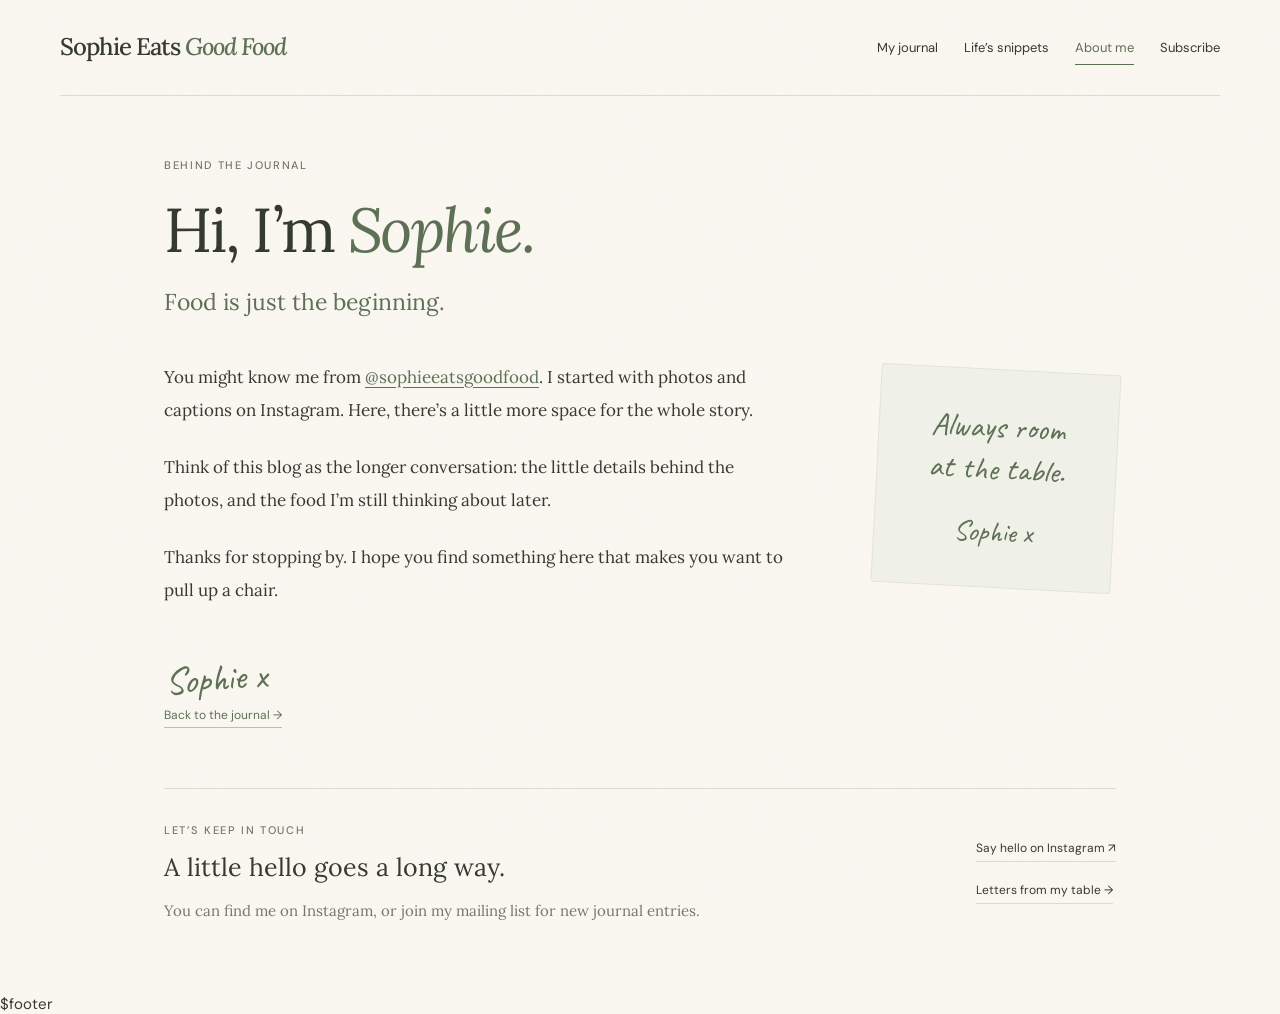
<file: about.html>
<!doctype html>
<html lang="en">
<head>
  <meta charset="UTF-8">
  <meta name="viewport" content="width=device-width, initial-scale=1">
  <meta name="description" content="Meet Sophie, the person behind Sophie Eats Good Food: a little journal of memorable meals and the stories behind them.">
  <title>About Sophie — Sophie Eats Good Food</title>
  <link rel="preconnect" href="https://fonts.googleapis.com">
  <link rel="preconnect" href="https://fonts.gstatic.com" crossorigin>
  <link href="https://fonts.googleapis.com/css2?family=Caveat:wght@500&family=DM+Sans:wght@400;500;600&family=Lora:ital,wght@0,400;0,500;0,600;1,400;1,500&display=swap" rel="stylesheet">
  <link rel="stylesheet" href="/styles.css?v=5">
</head>
<body class="about-page">
  <div class="grain"></div>
  <header class="site-header">
    <a class="wordmark" href="/" aria-label="Sophie Eats Good Food home"><span>Sophie Eats</span> <span>Good Food</span></a>
    <nav class="article-nav" aria-label="Main navigation"><a href="/#journal">My journal</a><a href="/life">Life’s snippets</a><a href="/about" aria-current="page">About me</a><a href="/#subscribe">Subscribe</a></nav>
  </header>
  <main class="about-main">
    <header class="about-heading">
      <p class="eyebrow">Behind the journal</p>
      <h1>Hi, I’m <em>Sophie.</em></h1>
      <p class="about-lede">Food is just the beginning.</p>
    </header>
    <div class="about-layout">
      <div class="about-story">
        <p>You might know me from <a href="https://www.instagram.com/sophieeatsgoodfood/" target="_blank" rel="noreferrer">@sophieeatsgoodfood</a>. I started with photos and captions on Instagram. Here, there’s a little more space for the whole story.</p>
        <p>Think of this blog as the longer conversation: the little details behind the photos, and the food I’m still thinking about later.</p>
        <p>Thanks for stopping by. I hope you find something here that makes you want to pull up a chair.</p>
        <p class="signature">Sophie x</p>
        <a class="read-more" href="/#journal">Back to the journal →</a>
      </div>
      <aside class="about-margin" aria-hidden="true">
        <p>Always room<br>at the table.</p>
        <span>Sophie x</span>
      </aside>
    </div>
    <section class="about-connect" aria-labelledby="about-contact-heading">
      <div><p class="eyebrow">Let’s keep in touch</p><h2 id="about-contact-heading">A little hello goes a long way.</h2><p>You can find me on Instagram, or join my mailing list for new journal entries.</p></div>
      <div class="about-connect-links"><a class="text-link" href="https://www.instagram.com/sophieeatsgoodfood/" target="_blank" rel="noreferrer">Say hello on Instagram ↗</a><a class="text-link" href="/#subscribe">Letters from my table →</a></div>
    </section>
  </main>
  $footer
  <script src="/posts.js"></script>
</body>
</html>
</file>
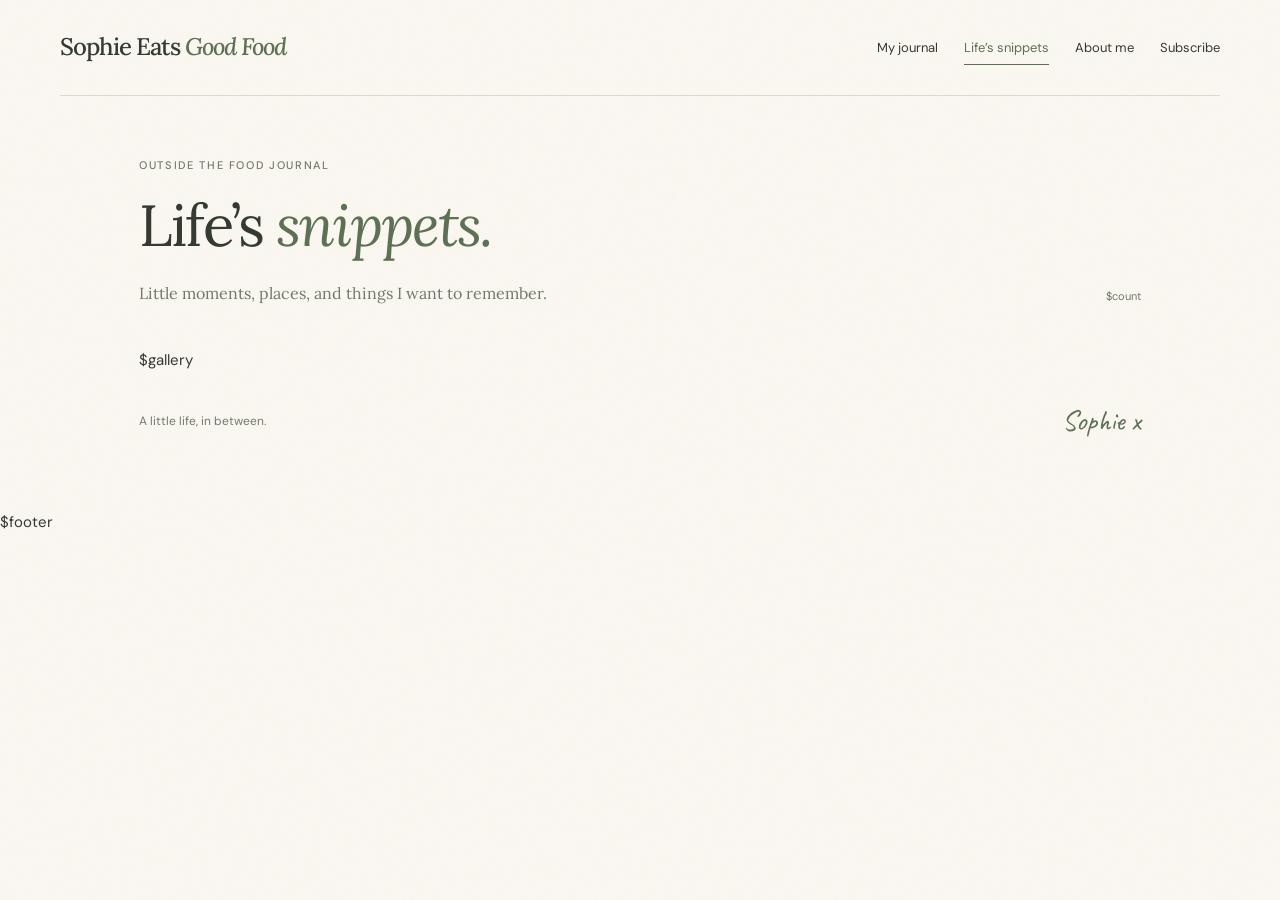
<file: life.html>
<!doctype html>
<html lang="en">
<head>
  <meta charset="UTF-8">
  <meta name="viewport" content="width=device-width, initial-scale=1">
  <meta name="description" content="Life’s snippets — a small photo journal of the moments outside Sophie’s food journal.">
  <title>Life’s snippets — Sophie Eats Good Food</title>
  <link rel="preconnect" href="https://fonts.googleapis.com">
  <link rel="preconnect" href="https://fonts.gstatic.com" crossorigin>
  <link href="https://fonts.googleapis.com/css2?family=Caveat:wght@500&family=DM+Sans:wght@400;500;600&family=Lora:ital,wght@0,400;0,500;0,600;1,400;1,500&display=swap" rel="stylesheet">
  <link rel="stylesheet" href="/styles.css?v=6">
  <link rel="stylesheet" href="/gallery.css?v=1">
</head>
<body class="life-page">
  <div class="grain"></div>
  <header class="site-header">
    <a class="wordmark" href="/" aria-label="Sophie Eats Good Food home"><span>Sophie Eats</span> <span>Good Food</span></a>
    <nav class="article-nav" aria-label="Main navigation"><a href="/#journal">My journal</a><a href="/life" aria-current="page">Life’s snippets</a><a href="/about">About me</a><a href="/#subscribe">Subscribe</a></nav>
  </header>
  <main class="life-main">
    <header class="life-heading">
      <div><p class="eyebrow">Outside the food journal</p><h1>Life’s <em>snippets.</em></h1><p class="life-intro">Little moments, places, and things I want to remember.</p></div>
      <p class="life-count">$count</p>
    </header>
    $gallery
    <p class="life-signoff">A little life, in between. <span>Sophie x</span></p>
  </main>
  $footer
  <dialog class="life-lightbox" id="life-lightbox" aria-label="Life’s snippets photo viewer">
    <button type="button" class="life-lightbox-close" aria-label="Close photo">×</button>
    <figure><img class="life-lightbox-image" alt=""><figcaption class="life-lightbox-caption"></figcaption></figure>
    <div class="life-lightbox-controls"><button type="button" data-gallery-prev aria-label="Previous photo">←</button><p class="life-lightbox-counter" role="status" aria-live="polite"></p><button type="button" data-gallery-next aria-label="Next photo">→</button></div>
  </dialog>
  <script src="/gallery.js?v=1"></script>
</body>
</html>
</file>
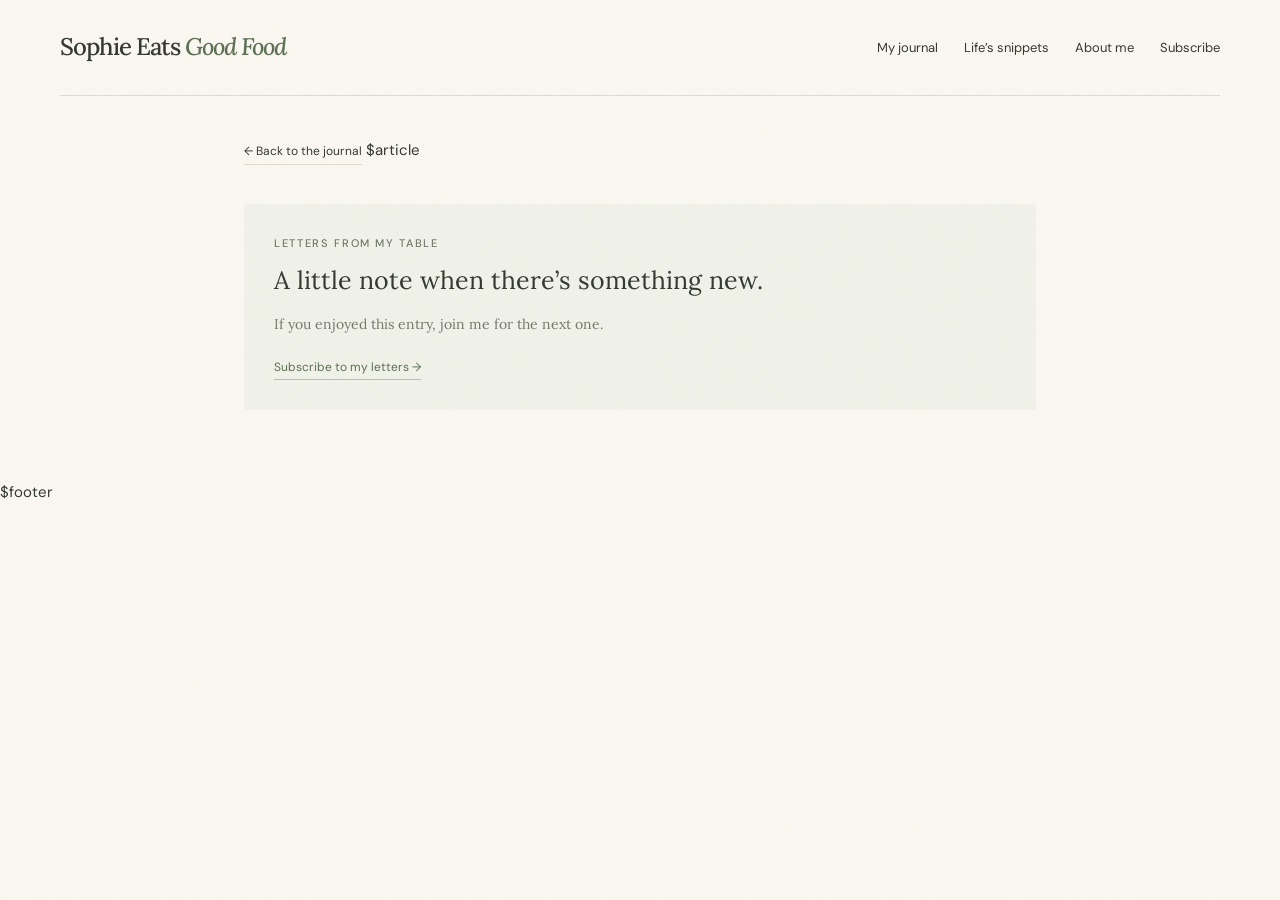
<file: post.html>
<!doctype html>
<html lang="en">
<head>
  <meta charset="UTF-8">
  <meta name="viewport" content="width=device-width, initial-scale=1">
  <meta name="description" content="$description">
  <title>$title — Sophie Eats Good Food</title>
  <link rel="preconnect" href="https://fonts.googleapis.com">
  <link rel="preconnect" href="https://fonts.gstatic.com" crossorigin>
  <link href="https://fonts.googleapis.com/css2?family=Caveat:wght@500&family=DM+Sans:wght@400;500;600&family=Lora:ital,wght@0,400;0,500;0,600;1,400;1,500&display=swap" rel="stylesheet">
  <link rel="stylesheet" href="/styles.css?v=5">
</head>
<body class="article-page">
  <div class="grain"></div>
  <header class="site-header">
    <a class="wordmark" href="/" aria-label="Sophie Eats Good Food home"><span>Sophie Eats</span> <span>Good Food</span></a>
    <nav class="article-nav" aria-label="Main navigation"><a href="/#journal">My journal</a><a href="/life">Life’s snippets</a><a href="/about">About me</a><a href="/#subscribe">Subscribe</a></nav>
  </header>
  <main class="article-main">
    <a class="text-link" href="/#journal">← Back to the journal</a>
    $article
    <aside class="article-letter"><p class="eyebrow">Letters from my table</p><h2>A little note when there’s something new.</h2><p>If you enjoyed this entry, join me for the next one.</p><a class="read-more" href="/#subscribe">Subscribe to my letters →</a></aside>
  </main>
  $footer
  <script src="/posts.js"></script>
</body>
</html>
</file>
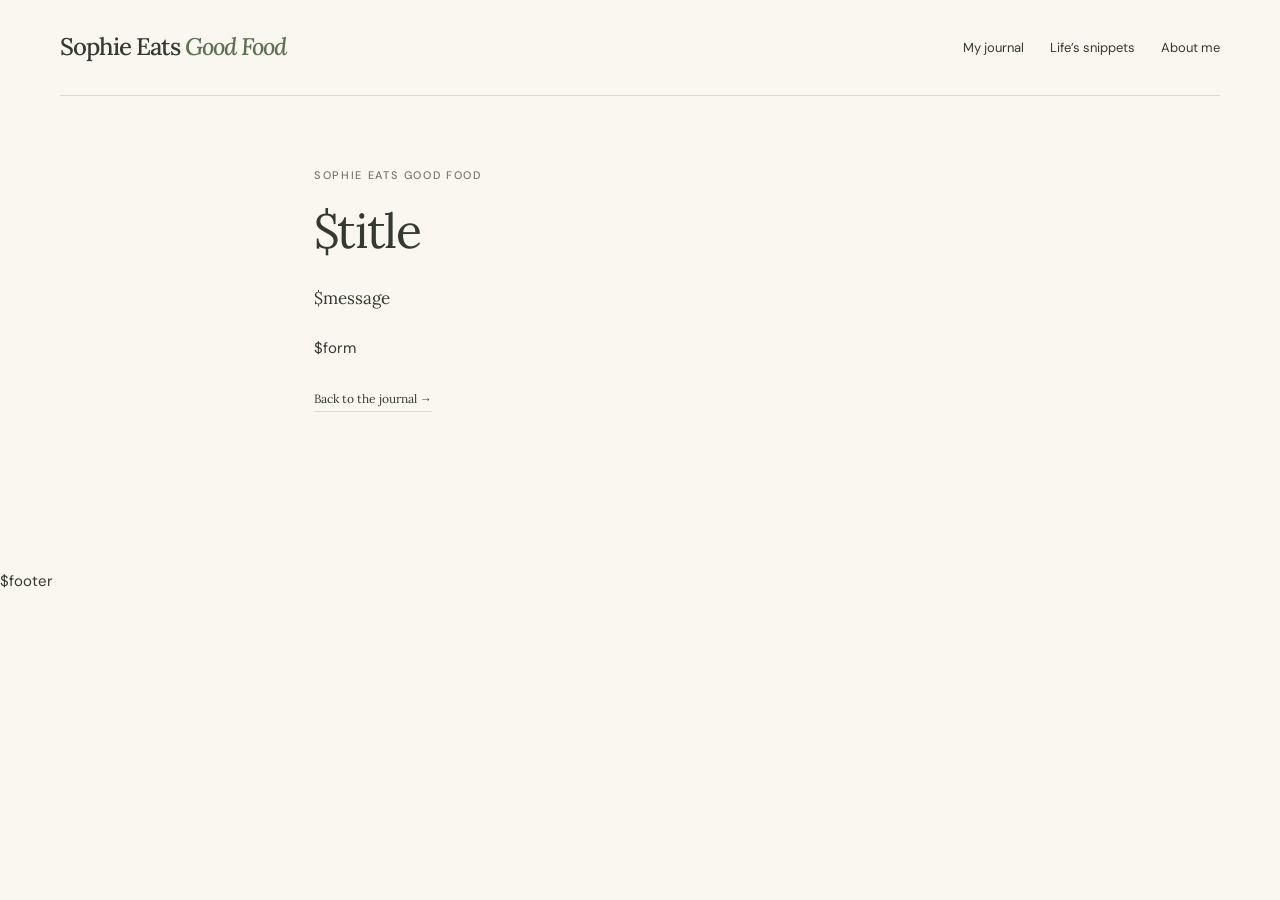
<file: status.html>
<!doctype html>
<html lang="en">
<head>
  <meta charset="UTF-8">
  <meta name="viewport" content="width=device-width, initial-scale=1">
  <title>$title — Sophie Eats Good Food</title>
  <link rel="preconnect" href="https://fonts.googleapis.com">
  <link rel="preconnect" href="https://fonts.gstatic.com" crossorigin>
  <link href="https://fonts.googleapis.com/css2?family=Caveat:wght@500&family=DM+Sans:wght@400;500;600&family=Lora:ital,wght@0,400;0,500;0,600;1,400;1,500&display=swap" rel="stylesheet">
  <link rel="stylesheet" href="/styles.css?v=5">
</head>
<body class="status-page">
  <header class="site-header">
    <a class="wordmark" href="/" aria-label="Sophie Eats Good Food home"><span>Sophie Eats</span> <span>Good Food</span></a>
    <nav class="article-nav" aria-label="Main navigation"><a href="/#journal">My journal</a><a href="/life">Life’s snippets</a><a href="/about">About me</a></nav>
  </header>
  <main class="status-main"><p class="eyebrow">Sophie Eats Good Food</p><h1>$title</h1><p>$message</p>$form<p><a class="text-link" href="/">Back to the journal →</a></p></main>
  $footer
</body>
</html>
</file>
<file: styles.css>
:root { --cream:#faf7f1; --ink:#343a30; --red:#a45d48; --lime:#e2e8d9; --sage:#5d7054; --muted:#74786c; --line:#dfd9cf; --serif:"Lora",Georgia,serif; }
* { box-sizing:border-box; }
html { scroll-behavior:smooth; scroll-padding-top:28px; }
body { margin:0; background:var(--cream); color:var(--ink); font-family:"DM Sans",sans-serif; font-size:15px; }
a { color:inherit; text-decoration:none; }
img { display:block; width:100%; }
button,input,select { font:inherit; }
button,a,input,summary { -webkit-tap-highlight-color:transparent; }
:focus-visible { outline:2px solid var(--sage); outline-offset:5px; }
.grain { position:fixed; inset:0; opacity:.018; pointer-events:none; z-index:100; background-image:url("data:image/svg+xml,%3Csvg viewBox='0 0 180 180' xmlns='http://www.w3.org/2000/svg'%3E%3Cfilter id='n'%3E%3CfeTurbulence type='fractalNoise' baseFrequency='.9' numOctaves='3' stitchTiles='stitch'/%3E%3C/filter%3E%3Crect width='100%25' height='100%25' filter='url(%23n)'/%3E%3C/svg%3E"); }
.site-header { max-width:1160px; margin:0 auto; min-height:96px; display:flex; justify-content:space-between; align-items:center; gap:30px; border-bottom:1px solid var(--line); }
.wordmark { font:500 24px/1.2 var(--serif); letter-spacing:-1px; }
.wordmark span:last-child { font-style:italic; color:var(--sage); }
nav { display:flex; align-items:center; gap:26px; font-size:13px; }
nav a { padding:8px 0; }
nav a:hover { color:var(--red); }
nav a[aria-current="page"] { color:var(--sage); border-bottom:1px solid var(--sage); }
nav a[href="#subscribe"] { border-bottom:1px solid var(--sage); }
.instagram-link { color:var(--muted); font-size:12px; }
.menu-button { display:none; border:1px solid var(--line); border-radius:4px; padding:8px 12px; background:transparent; }
.hero { max-width:1050px; margin:70px auto 88px; display:grid; grid-template-columns:1.35fr .8fr; align-items:center; gap:75px; padding:0 24px; }
.eyebrow { font-size:11px; font-weight:500; letter-spacing:.15em; text-transform:uppercase; color:var(--muted); margin:0 0 18px; line-height:1.7; }
h1,h2,h3 { font-family:var(--serif); font-weight:400; }
h1 { font-size:clamp(40px,4.2vw,61px); line-height:1.18; letter-spacing:-.035em; margin:0; }
h1 em { color:var(--sage); }
.intro { font:17px/1.9 var(--serif); margin:24px 0; max-width:49ch; color:#5a6055; }
.hero-signature { display:flex; align-items:center; gap:14px; color:var(--muted); font-size:12px; margin:22px 0; }
.hero-signature span,.signature { font:38px/1.2 "Caveat",cursive; color:var(--sage); transform:rotate(-4deg); }
.text-link { font-size:12px; border-bottom:1px solid var(--line); padding-bottom:5px; }
.text-link:hover { color:var(--red); border-color:var(--red); }
.hero-image-wrap { position:relative; padding:14px 14px 12px; background:#fffefa; box-shadow:0 4px 24px rgba(51,57,43,.08); transform:rotate(3deg); margin:0 8px; }
.hero-image-wrap::before { content:""; position:absolute; top:-13px; left:34%; width:100px; height:29px; background:rgba(200,181,137,.33); transform:rotate(-7deg); z-index:1; }
.hero-image { height:300px; object-fit:cover; }
.image-note { font:24px/1.3 "Caveat",cursive; margin:12px 0 4px; text-align:center; color:var(--sage); }
.journal { display:grid; grid-template-columns:minmax(0,720px) minmax(0,260px); gap:80px; max-width:1100px; padding:0 24px; margin:0 auto 90px; align-items:start; }
.section-heading { margin-bottom:42px; border-top:1px solid var(--line); padding-top:30px; }
.section-heading .eyebrow { margin-bottom:8px; }
.section-heading h2 { font-size:29px; letter-spacing:-.025em; margin:0 0 10px; }
.section-heading > p:last-child { color:var(--muted); font-size:13px; line-height:1.7; margin:0; }
.journal-entry { padding-bottom:46px; margin-bottom:46px; border-bottom:1px solid var(--line); }
.journal-entry:last-child { margin-bottom:0; }
.entry-date { font-size:12px; color:var(--red); margin:0 0 12px; }
.entry-date span,.entry-meta span { margin:0 7px; }
.entry-title { font-size:clamp(25px,2.8vw,37px); line-height:1.3; letter-spacing:-.035em; margin:0 0 12px; }
.entry-title a:hover { color:var(--sage); }
.entry-meta { font-size:12px; line-height:1.7; color:var(--muted); margin:0 0 26px; }
.entry-image { display:block; overflow:hidden; border-radius:2px; aspect-ratio:1.85; background:#ede7dc; }
.entry-image img { height:100%; object-fit:cover; transition:transform .4s ease; }
.entry-image:hover img { transform:scale(1.02); }
.entry-body { font:16px/1.95 var(--serif); max-width:66ch; }
.entry-body p { margin:22px 0 0; white-space:pre-line; }
.read-more { display:inline-block; margin-top:24px; color:var(--sage); font-size:12px; border-bottom:1px solid #b9c1b0; padding-bottom:4px; }
.read-more:hover { color:var(--red); border-color:var(--red); }
.journal-sidebar { padding-top:31px; align-self:stretch; }
.sidebar-tools { position:sticky; top:24px; padding-top:32px; }
.sidebar-note { text-align:center; background:#f0f1e8; padding:26px 21px 30px; border-radius:3px; }
.author-monogram { width:63px; height:63px; display:grid; place-items:center; margin:0 auto 20px; border:1px solid #c5cdb9; border-radius:50%; color:var(--sage); font:italic 34px var(--serif); background:var(--cream); }
.sidebar-note .eyebrow { margin-bottom:10px; font-size:9px; }
.sidebar-note h3 { font-size:21px; line-height:1.4; margin:0 0 12px; letter-spacing:-.02em; }
.sidebar-note > p:not(.eyebrow) { font-size:12px; line-height:1.9; color:#686e60; margin:0 0 20px; }
.sidebar-note .text-link { font-size:11px; }
.journal-browse { margin-top:0; }
.journal-browse summary { cursor:pointer; font:17px var(--serif); }
.search-box { display:flex; align-items:center; margin:17px 0 13px; border:1px solid var(--line); border-radius:3px; padding:9px 11px; gap:8px; background:#fffcf7; }
.search-box input { width:100%; min-width:0; border:0; background:transparent; color:var(--ink); outline:0; font-size:12px; }
.search-box:focus-within { border-color:var(--sage); outline:1px solid var(--sage); }
.browse-fields { margin-top:18px; }
.browse-fields label { display:block; font-size:12px; color:var(--muted); margin-bottom:7px; }
.browse-fields select { display:block; width:100%; min-width:0; padding:10px 8px; border:1px solid var(--line); border-radius:3px; color:var(--ink); background:#fffcf7; font-size:13px; }
#browse-value-field,#volume-value-field { margin-top:14px; }
.volume-fields { border-top:1px solid var(--line); padding-top:18px; }
.section-heading .volume-caption { font:italic 17px/1.7 var(--serif); color:var(--sage); margin:12px 0 0; }
.browse-note { font-size:12px; color:var(--muted); line-height:1.7; }
.browse-note:empty { display:none; }
.browse-status { display:flex; flex-wrap:wrap; align-items:center; gap:12px; margin-top:12px; font-size:12px; color:var(--muted); }
.browse-status p { margin:0; }
.browse-status button { border:0; padding:4px 0; background:transparent; color:var(--sage); text-decoration:underline; text-underline-offset:3px; cursor:pointer; font-size:12px; }
.browse-status button[hidden] { display:none; }
.sidebar-recent { margin-top:32px; border-top:1px solid var(--line); padding-top:23px; }
.sidebar-recent .eyebrow { font-size:9px; margin-bottom:14px; }
.sidebar-recent ul { list-style:none; padding:0; margin:0; }
.sidebar-recent li { padding:0 0 16px; }
.sidebar-recent a { display:block; font:14px/1.5 var(--serif); }
.sidebar-recent a:hover { color:var(--red); }
.sidebar-recent li span { display:block; margin-top:6px; font-size:10px; color:var(--muted); }
.sidebar-subscribe { display:block; margin-top:18px; padding:19px 0; border-top:1px solid var(--line); font:17px/1.4 var(--serif); color:var(--sage); }
.sidebar-subscribe span { display:block; font:11px/1.7 "DM Sans",sans-serif; margin-top:8px; color:var(--muted); }
.no-results { padding:55px 0; font:20px/1.7 var(--serif); }
.newsletter { position:relative; display:grid; grid-template-columns:1fr 1fr; align-items:center; gap:70px; max-width:1100px; margin:0 auto; padding:48px; background:#efe3d9; border:1px solid #e3d6c8; border-radius:4px; }
.newsletter .eyebrow { font-size:9px; }
.newsletter h2 { font-size:30px; line-height:1.3; letter-spacing:-.03em; margin:0 0 16px; }
.newsletter h2 em { color:var(--sage); }
.newsletter-copy > p:last-child { font:14px/1.9 var(--serif); color:#676255; margin-bottom:0; }
.newsletter-form > label:first-child { display:block; font-size:10px; letter-spacing:.07em; margin-bottom:10px; }
.newsletter-input-row { display:flex; gap:10px; }
.newsletter-input-row input { width:100%; min-width:0; padding:12px; background:var(--cream); color:var(--ink); border:1px solid #d2c5b9; border-radius:3px; font-size:13px; }
.newsletter-input-row button { flex-shrink:0; padding:12px 17px; border:0; border-radius:3px; background:var(--sage); color:white; cursor:pointer; font-size:11px; }
.newsletter-input-row button:hover { background:#495b41; }
.newsletter-input-row button:disabled { opacity:.6; cursor:wait; }
.newsletter-consent { display:flex; gap:8px; margin-top:15px; align-items:flex-start; font-size:12px; line-height:1.7; }
.newsletter-consent input { accent-color:var(--sage); margin:3px 0 0; flex-shrink:0; }
.newsletter-note { font-size:12px; color:#746c61; margin:5px 0 0 21px; }
.newsletter-status { font-size:12px; line-height:1.7; margin:12px 0 0; }
.newsletter-status:empty { display:none; }
.newsletter-status[data-state="error"] { color:#974731; }
.newsletter-status[data-state="success"] { color:#455b3b; }
.newsletter-trap { position:absolute; left:-10000px; width:1px; height:1px; overflow:hidden; }
.about-main { max-width:1000px; margin:60px auto 70px; padding:0 24px; }
.about-heading { margin-bottom:40px; }
.about-heading h1 { font-size:clamp(43px,5vw,62px); }
.about-lede { font:23px/1.6 var(--serif); color:var(--sage); margin:18px 0 0; }
.about-layout { display:grid; grid-template-columns:minmax(0,1fr) 240px; gap:80px; align-items:start; }
.about-story > p:not(.signature) { font:17px/1.95 var(--serif); margin:0 0 24px; }
.about-story > p a { color:var(--sage); text-decoration:underline; text-underline-offset:4px; overflow-wrap:anywhere; }
.about-story .signature { margin:30px 0 0; }
.about-margin { font:32px/1.3 "Caveat",cursive; color:var(--sage); text-align:center; padding:36px 22px; background:#f0f1e8; border:1px solid #e2e5d8; border-radius:3px; transform:rotate(3deg); margin:8px 0 110px; }
.about-margin p { margin:0 0 24px; }
.about-margin > span { display:block; font-size:29px; }
.about-connect { display:grid; grid-template-columns:1fr auto; gap:40px; border-top:1px solid var(--line); margin-top:60px; padding-top:32px; }
.about-connect .eyebrow { margin-bottom:10px; }
.about-connect h2 { font-size:25px; line-height:1.4; margin:0 0 12px; }
.about-connect p:last-child { font:15px/1.8 var(--serif); color:var(--muted); margin:0; }
.about-connect-links { display:flex; flex-direction:column; align-items:flex-start; justify-content:center; gap:20px; }
.status-main { max-width:700px; min-height:35vh; margin:70px auto 90px; padding:0 24px; }
.status-main h1 { font-size:clamp(32px,4vw,48px); }
.status-main > p:not(.eyebrow) { font:17px/1.8 var(--serif); margin:24px 0; }
.status-main button { border:0; border-radius:3px; padding:13px 20px; background:var(--sage); color:white; cursor:pointer; }
footer { display:grid; grid-template-columns:1.2fr 1.2fr auto; gap:36px; align-items:start; max-width:1160px; margin:70px auto 0; padding:40px 0 26px; border-top:1px solid var(--line); color:var(--muted); }
.footer-mark { display:inline-block; font:21px/1.4 var(--serif); letter-spacing:-.035em; color:var(--ink); }
.footer-mark em { color:var(--sage); }
footer > div > p { font-size:12px; line-height:1.8; margin:12px 0 0; }
.footer-contact .eyebrow { font-size:10px; margin:3px 0 14px; }
.footer-contact > a { font-size:14px; color:var(--sage); text-decoration:underline; text-underline-offset:5px; }
.footer-contact > a:hover { color:var(--red); }
.footer-contact > p:last-child { margin-top:10px; }
.site-footer .footer-links { display:flex; position:static; background:none; border:0; padding:0; gap:10px; font-size:12px; flex-direction:column; align-items:flex-start; }
.footer-links a { padding:0; }
.footer-links a:hover { color:var(--red); }
.copyright { grid-column:1/-1; font-size:11px; margin:0; padding-top:20px; border-top:1px solid var(--line); }
.article-main { max-width:840px; margin:44px auto 72px; padding:0 24px; }
.article-heading { margin:40px 0 30px; }
.article-heading h1 { font-size:clamp(32px,4vw,52px); line-height:1.25; letter-spacing:-.04em; }
.article-heading .entry-meta { margin:20px 0 0; }
.article-photo { margin:28px 0; }
.article-photo img { height:auto; border-radius:3px; }
.article-body { max-width:660px; margin:35px auto; font:18px/1.95 var(--serif); }
.article-body p { margin:0 0 24px; white-space:pre-line; overflow-wrap:anywhere; }
.article-body .signature { margin-top:32px; }
.article-source { font-size:11px; color:var(--muted); text-align:center; }
.article-source a { border-bottom:1px solid var(--line); }
.entry-navigation { display:flex; gap:36px; justify-content:space-between; padding:28px 0; border:0; border-top:1px solid var(--line); border-bottom:1px solid var(--line); }
.entry-navigation a { flex:1; font:18px/1.5 var(--serif); }
.entry-navigation a:hover { color:var(--sage); }
.entry-navigation span { display:block; font:10px/1.7 "DM Sans",sans-serif; color:var(--muted); margin-bottom:9px; }
.article-letter { margin-top:44px; padding:30px; background:#f0f1e8; border-radius:3px; }
.article-letter .eyebrow { margin-bottom:10px; }
.article-letter h2 { font-size:25px; line-height:1.4; margin:0 0 12px; }
.article-letter > p:not(.eyebrow) { font:14px/1.8 var(--serif); color:var(--muted); }
.article-letter .read-more { margin-top:8px; }
.sr-only { position:absolute; width:1px; height:1px; overflow:hidden; clip:rect(0,0,0,0); }
@media(max-width:1220px) { .site-header,footer { margin-left:32px; margin-right:32px; } .newsletter { margin-left:24px; margin-right:24px; } }
@media(max-width:850px) {
  .article-nav { display:flex; position:static; flex-direction:row; flex-wrap:wrap; padding:0; border:0; font-size:11px; gap:12px; }
  .article-page .site-header,.about-page .site-header,.status-page .site-header,.life-page .site-header { flex-wrap:wrap; padding:18px 0; gap:12px; }
  .entry-navigation { position:static; display:flex; background:none; flex-direction:row; }
  .site-header { min-height:80px; margin:0 24px; position:relative; }
  .wordmark { font-size:21px; }
  .menu-button { display:block; }
  nav { display:none; position:absolute; top:80px; left:0; right:0; padding:20px; background:var(--cream); border:1px solid var(--line); z-index:5; flex-direction:column; align-items:flex-start; gap:12px; }
  nav.open { display:flex; }
  .hero { gap:32px; margin:48px auto 64px; }
  .hero-image { height:260px; }
  .intro { font-size:15px; }
  .hero-signature { flex-wrap:wrap; gap:6px 12px; }
  .journal { grid-template-columns:1fr; gap:22px; max-width:720px; }
  .journal-sidebar { grid-row:1; padding:0; }
  .sidebar-tools { position:static; padding-top:0; }
  .sidebar-note,.sidebar-recent,.sidebar-subscribe { display:none; }
  .journal-browse { margin:0; }
  .journal-browse summary { font-size:14px; }
  .journal-browse .search-box { max-width:360px; }
  .browse-fields { max-width:360px; }
  .section-heading { padding-top:24px; }
  .newsletter { gap:30px; padding:36px; }
  .newsletter-input-row { flex-direction:column; }
  .newsletter-input-row button { align-self:flex-start; }
  .about-layout { grid-template-columns:minmax(0,1fr) 190px; gap:36px; }
  .about-margin { font-size:28px; padding:30px 15px; }
  .about-connect { gap:25px; }
  footer { grid-template-columns:1fr 1fr; }
  .site-footer .footer-links { grid-column:1/-1; flex-direction:row; flex-wrap:wrap; gap:24px; }
}
@media(max-width:580px) {
  .article-main { margin:30px auto 50px; }
  .article-heading { margin-top:32px; }
  .article-body { font-size:16px; }
  .entry-navigation { gap:20px; }
  .entry-navigation a { font-size:15px; }
  .article-letter { padding:24px; }
  .site-header { margin:0 20px; min-height:74px; gap:12px; }
  .wordmark { font-size:19px; }
  nav { top:74px; }
  .hero { grid-template-columns:1fr; margin:35px auto 48px; padding:0 24px; gap:34px; }
  .hero .eyebrow { font-size:10px; margin-bottom:14px; }
  h1 { font-size:43px; }
  .intro { font-size:15px; line-height:1.9; margin:18px 0; }
  .hero-signature { margin:16px 0 20px; }
  .hero-image-wrap { width:74%; margin:0 auto; padding:10px 10px 8px; }
  .hero-image { height:210px; }
  .image-note { font-size:22px; }
  .journal { padding:0 24px; margin-bottom:50px; }
  .section-heading h2 { font-size:26px; }
  .entry-title { font-size:27px; }
  .entry-body { font-size:15px; }
  .entry-image { aspect-ratio:1.35; }
  .entry-meta { font-size:12px; }
  .journal-entry { margin-bottom:34px; padding-bottom:34px; }
  .newsletter { grid-template-columns:1fr; padding:28px 24px; gap:25px; margin:0 20px; }
  .newsletter h2 { font-size:27px; }
  .newsletter-input-row { flex-direction:row; gap:8px; }
  .newsletter-input-row button { align-self:stretch; padding:12px; }
  .about-main { margin:36px auto 50px; }
  .about-layout { grid-template-columns:1fr; gap:30px; }
  .about-story > p:not(.signature) { font-size:16px; }
  .about-lede { font-size:21px; }
  .about-margin { width:220px; max-width:100%; margin:8px auto 90px; }
  .about-connect { grid-template-columns:1fr; margin-top:32px; }
  .status-main { margin:45px auto 60px; }
  footer { grid-template-columns:1fr; margin:50px 24px 0; gap:28px; }
  .footer-mark { font-size:19px; }
}
@media(max-width:350px) { h1 { font-size:37px; } .newsletter-input-row { flex-direction:column; } }
@media(min-width:851px) and (max-height:650px) {
  .sidebar-tools { top:12px; padding-top:16px; }
  .sidebar-recent { display:none; }
}
@media(prefers-reduced-motion:reduce) { * { scroll-behavior:auto!important; transition:none!important; } }
</file>
<file: gallery.css>
/* A quiet album: original photo proportions, optional notes, no card chrome. */
.life-main { max-width:1050px; margin:60px auto 72px; padding:0 24px; }
.life-heading { display:grid; grid-template-columns:minmax(0,1fr) auto; align-items:end; gap:24px; margin-bottom:42px; }
.life-heading h1 { font-size:clamp(40px,4.7vw,58px); }
.life-heading .eyebrow { margin-bottom:16px; }
.life-intro { font:16px/1.8 var(--serif); color:var(--muted); margin:20px 0 0; max-width:46ch; }
.life-count { color:var(--muted); font-size:11px; margin:0 0 5px; white-space:nowrap; }
.life-gallery { display:grid; grid-template-columns:repeat(2,minmax(0,1fr)); gap:46px 32px; align-items:start; }
.life-photo { margin:0; min-width:0; }
.life-photo-open { display:block; width:100%; border:0; background:none; padding:0; cursor:zoom-in; }
.life-photo-open img { height:auto; }
.life-photo figcaption { display:flex; flex-wrap:wrap; justify-content:space-between; gap:5px 20px; margin-top:13px; color:var(--muted); font:12px/1.7 "DM Sans",sans-serif; overflow-wrap:anywhere; }
.life-photo-date { font-size:11px; }
.life-empty { display:grid; justify-items:center; text-align:center; padding:48px 24px; border-top:1px solid var(--line); border-bottom:1px solid var(--line); color:var(--muted); }
.life-empty svg { margin-bottom:20px; color:var(--sage); opacity:.75; }
.life-empty h2 { font-size:22px; line-height:1.4; margin:0 0 10px; color:var(--ink); }
.life-empty p { font-size:13px; line-height:1.8; margin:0; }
.life-signoff { display:flex; align-items:center; justify-content:space-between; gap:16px; color:var(--muted); font-size:12px; margin:32px 0 0; }
.life-signoff span { font:29px/1.3 "Caveat",cursive; color:var(--sage); }
.life-lightbox { width:min(920px,calc(100vw - 32px)); max-height:calc(100vh - 32px); border:0; padding:42px 26px 18px; background:var(--cream); color:var(--ink); }
.life-lightbox::backdrop { background:rgba(35,39,32,.65); }
.life-lightbox figure { margin:0; }
.life-lightbox-image { width:auto; max-width:100%; max-height:70vh; object-fit:contain; margin:auto; }
.life-lightbox-caption { text-align:center; color:var(--muted); font:13px/1.7 "DM Sans",sans-serif; margin-top:16px; overflow-wrap:anywhere; }
.life-lightbox-close { position:absolute; top:5px; right:10px; border:0; padding:0; width:32px; height:32px; font-size:26px; color:var(--muted); background:none; cursor:pointer; }
.life-lightbox-controls { display:grid; grid-template-columns:40px 1fr 40px; align-items:center; gap:12px; margin-top:18px; }
.life-lightbox-controls button { border:1px solid var(--line); background:none; color:var(--ink); width:40px; height:36px; cursor:pointer; }
.life-lightbox-controls button[hidden] { display:none; }
.life-lightbox-counter { grid-column:2; text-align:center; font-size:12px; color:var(--muted); margin:0; }
body:has(.life-lightbox[open]) { overflow:hidden; }
@media(max-width:580px) {
  .life-main { margin:36px auto 50px; }
  .life-heading { gap:16px; margin-bottom:30px; }
  .life-heading h1 { font-size:40px; }
  .life-intro { font-size:15px; }
  .life-count { align-self:start; margin-top:3px; }
  .life-gallery { grid-template-columns:1fr; gap:36px; }
  .life-empty { padding:38px 16px; }
  .life-empty h2 { font-size:20px; }
  .life-lightbox { padding:40px 16px 18px; }
  .life-lightbox-image { max-height:65vh; }
}
</file>
